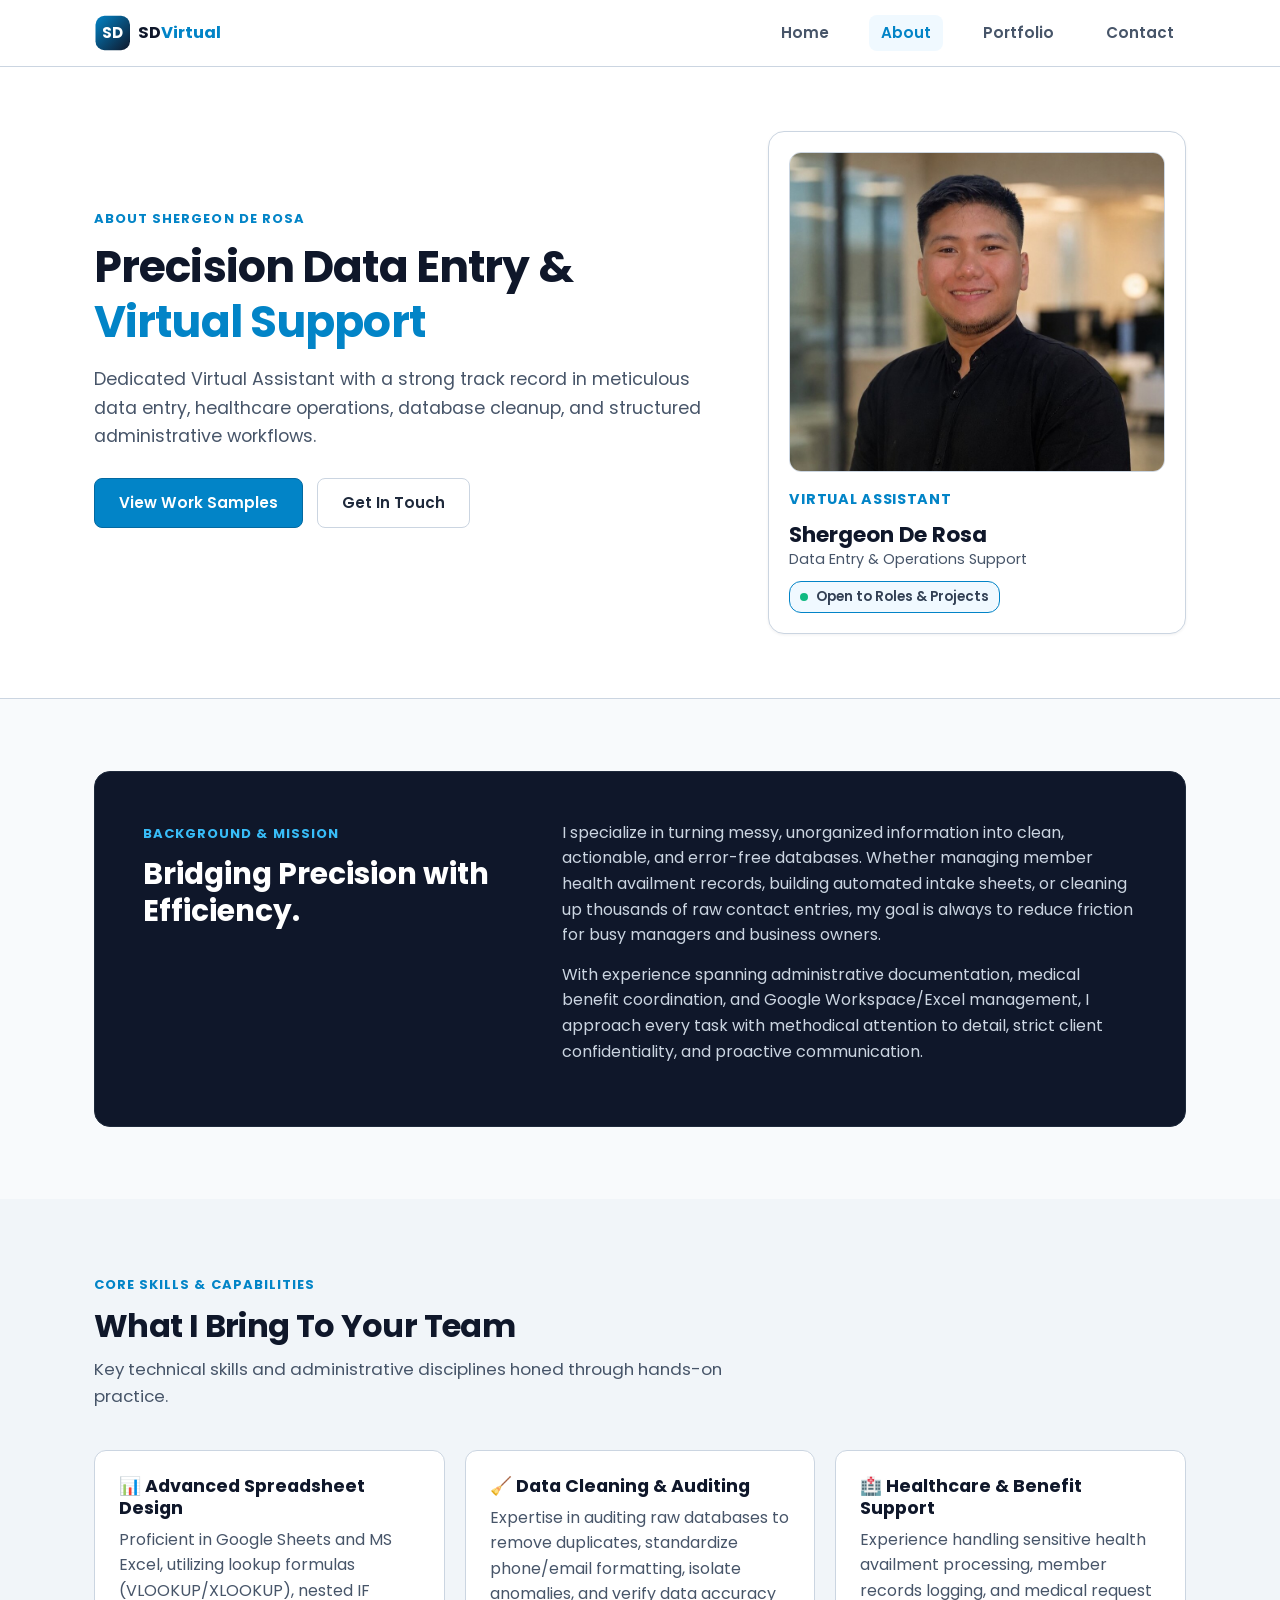
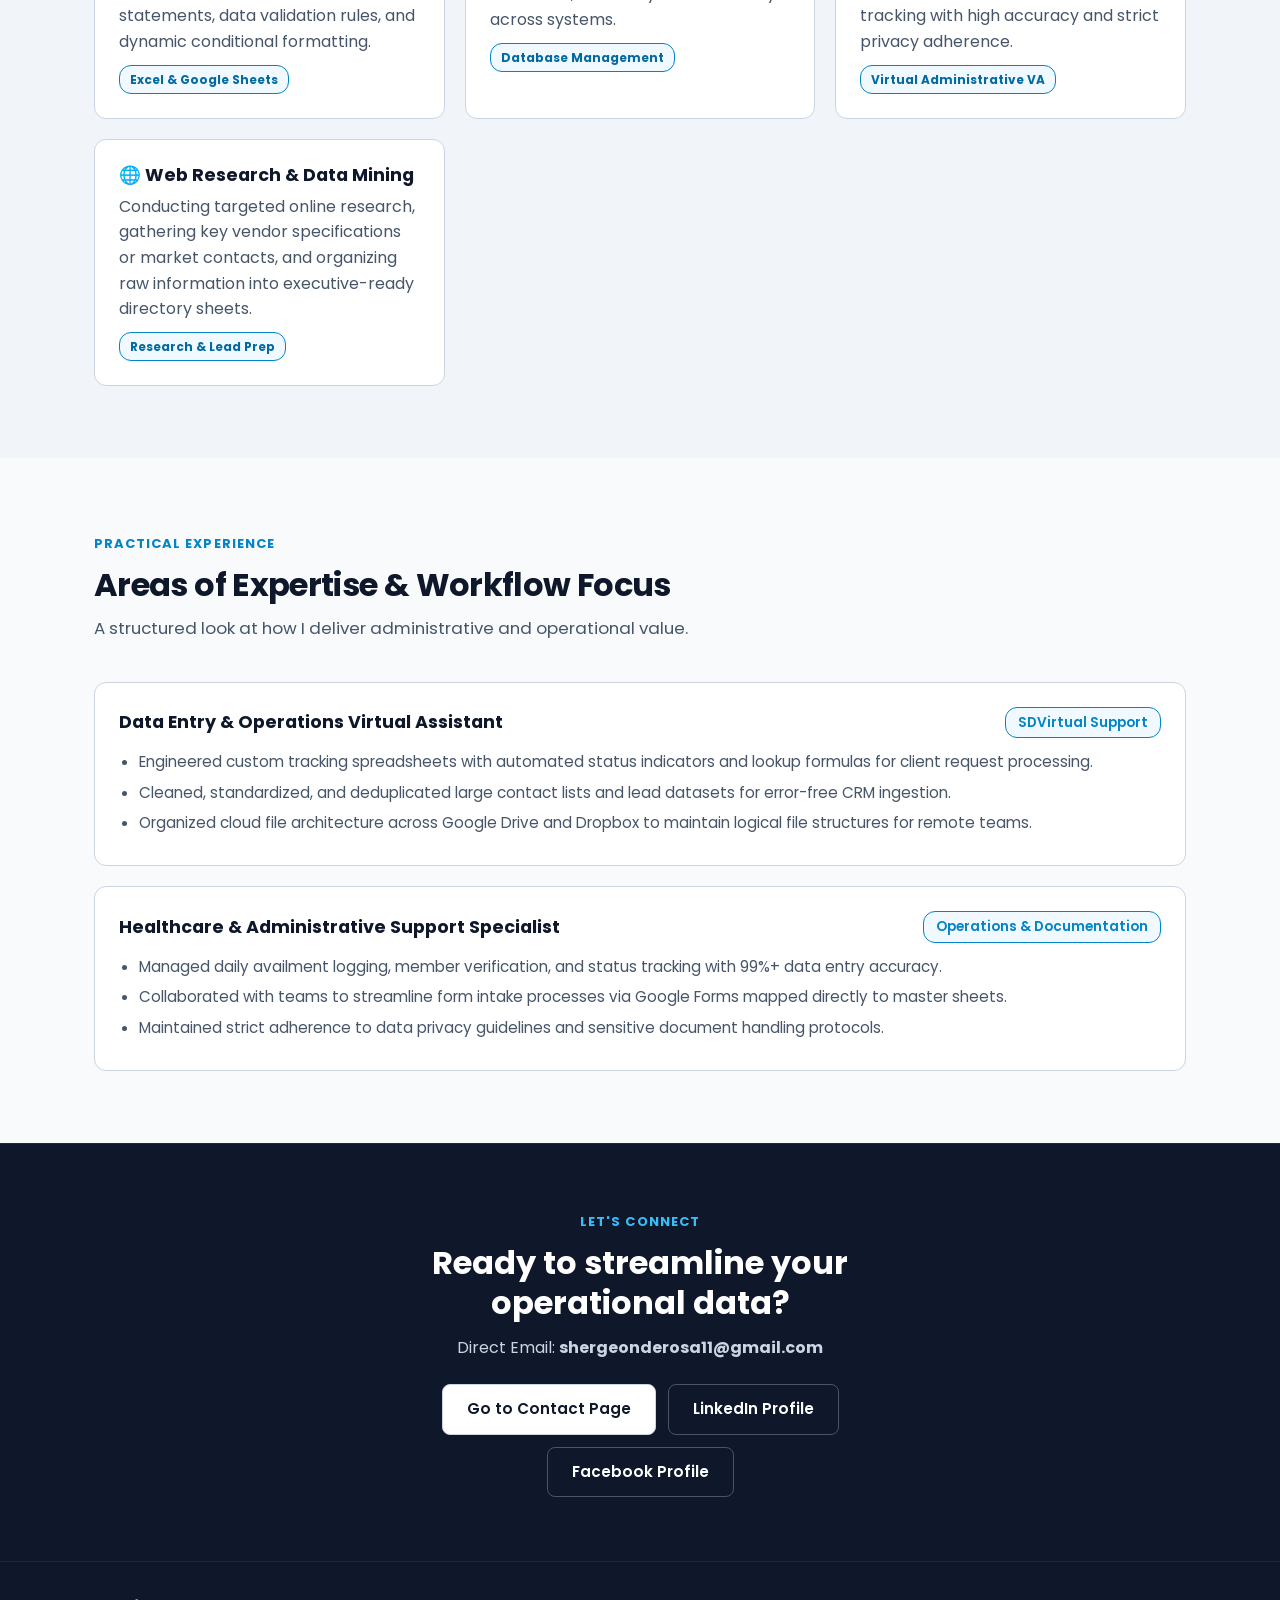
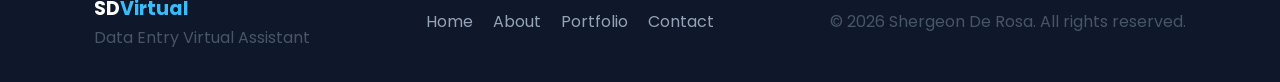
<file: about.html>
<!DOCTYPE html>
<html lang="en">
<head>
  <meta charset="UTF-8">
  <meta name="viewport" content="width=device-width, initial-scale=1.0">
  <title>About | SDVirtual</title>
  <link rel="preconnect" href="https://fonts.googleapis.com">
  <link rel="preconnect" href="https://fonts.gstatic.com" crossorigin>
  <link href="https://fonts.googleapis.com/css2?family=Poppins:wght@400;500;600;700&display=swap" rel="stylesheet">
  <link rel="stylesheet" href="css/style.css">
  <style>
    /* Specific styling enhancements for About section elements */
    .skills-grid {
      display: grid;
      grid-template-columns: repeat(auto-fit, minmax(260px, 1fr));
      gap: 20px;
      margin-top: 24px;
    }
    
    .skill-card {
      background: var(--white);
      border: var(--border-card);
      border-radius: var(--radius-md);
      padding: 24px;
      transition: var(--transition);
    }
    
    .skill-card:hover {
      border-color: var(--primary-600);
      transform: translateY(-2px);
      box-shadow: var(--shadow-sm);
    }

    .skill-card h4 {
      font-size: 1.1rem;
      margin-bottom: 8px;
      color: var(--slate-900);
      display: flex;
      align-items: center;
      gap: 10px;
    }

    .skill-badge {
      display: inline-block;
      background: var(--primary-50);
      color: var(--primary-700);
      font-size: 0.75rem;
      font-weight: 700;
      padding: 4px 10px;
      border-radius: 12px;
      border: 1px solid var(--primary-600);
      margin-top: 10px;
    }

    /* Timeline Styling */
    .timeline {
      display: flex;
      flex-direction: column;
      gap: 20px;
      margin-top: 32px;
    }

    .timeline-item {
      background: var(--white);
      border: var(--border-card);
      border-radius: var(--radius-md);
      padding: 24px;
      position: relative;
    }

    .timeline-header {
      display: flex;
      justify-content: space-between;
      align-items: center;
      margin-bottom: 8px;
      flex-wrap: wrap;
      gap: 8px;
    }

    .timeline-role {
      font-size: 1.1rem;
      font-weight: 700;
      color: var(--slate-900);
    }

    .timeline-period {
      font-size: 0.85rem;
      font-weight: 600;
      color: var(--primary-600);
      background: var(--primary-50);
      padding: 4px 12px;
      border-radius: 12px;
      border: 1px solid var(--primary-600);
    }

    .timeline-list {
      margin-top: 12px;
      padding-left: 20px;
      color: var(--slate-600);
      font-size: 0.95rem;
    }

    .timeline-list li {
      margin-bottom: 6px;
    }
  </style>
</head>
<body>

  <!-- Header -->
  <header class="site-header">
    <div class="container nav-wrapper">
      <a href="index.html" class="site-logo" aria-label="SDVirtual Home">
        <svg xmlns="http://www.w3.org/2000/svg" viewBox="0 0 240 50" width="180" height="38">
          <defs>
            <linearGradient id="badgeGrad" x1="0%" y1="0%" x2="100%" y2="100%">
              <stop offset="0%" style="stop-color:#0284c7;" />
              <stop offset="100%" style="stop-color:#0f172a;" />
            </linearGradient>
          </defs>
          <rect x="2" y="2" width="46" height="46" rx="12" fill="url(#badgeGrad)" />
          <text x="25" y="32" font-family="'Poppins', sans-serif" font-weight="700" font-size="20" fill="#ffffff" text-anchor="middle">SD</text>
          <text x="58" y="32" font-family="'Poppins', sans-serif" font-weight="700" font-size="22" fill="#0f172a">SD<tspan fill="#0284c7">Virtual</tspan></text>
        </svg>
      </a>

      <nav class="main-nav">
        <a href="index.html">Home</a>
        <a href="about.html" class="active">About</a>
        <a href="portfolio.html">Portfolio</a>
        <a href="contact.html">Contact</a>
      </nav>
    </div>
  </header>

  <main>
    <!-- About Hero Banner -->
    <section class="hero">
      <div class="container hero-grid">
        <div class="hero-content">
          <span class="eyebrow">ABOUT SHERGEON DE ROSA</span>
          <h1>Precision Data Entry &amp;<br><span>Virtual Support</span></h1>
          <p class="hero-text">
            Dedicated Virtual Assistant with a strong track record in meticulous data entry, healthcare operations, database cleanup, and structured administrative workflows.
          </p>
          <div class="hero-buttons">
            <a href="portfolio.html" class="btn btn-primary">View Work Samples</a>
            <a href="contact.html" class="btn btn-secondary">Get In Touch</a>
          </div>
        </div>

        <div class="hero-card">
          <div class="profile-container">
            <img src="assets/images/profile.jpg" alt="Shergeon De Rosa">
          </div>
          <div class="hero-card-content">
            <p class="card-label">VIRTUAL ASSISTANT</p>
            <h2>Shergeon De Rosa</h2>
            <p>Data Entry &amp; Operations Support</p>
            <div class="availability">
              <span class="status-dot"></span> Open to Roles &amp; Projects
            </div>
          </div>
        </div>
      </div>
    </section>

    <!-- Detailed Background & Mission -->
    <section class="section">
      <div class="container">
        <div class="background-card">
          <div>
            <span class="eyebrow" style="color: #38bdf8;">BACKGROUND &amp; MISSION</span>
            <h2>Bridging Precision with Efficiency.</h2>
          </div>
          <div>
            <p>
              I specialize in turning messy, unorganized information into clean, actionable, and error-free databases. Whether managing member health availment records, building automated intake sheets, or cleaning up thousands of raw contact entries, my goal is always to reduce friction for busy managers and business owners.
            </p>
            <p>
              With experience spanning administrative documentation, medical benefit coordination, and Google Workspace/Excel management, I approach every task with methodical attention to detail, strict client confidentiality, and proactive communication.
            </p>
          </div>
        </div>
      </div>
    </section>

    <!-- Core Competencies Section -->
    <section class="section" style="background: var(--slate-100);">
      <div class="container">
        <div class="section-heading">
          <span class="eyebrow">CORE SKILLS &amp; CAPABILITIES</span>
          <h2>What I Bring To Your Team</h2>
          <p>Key technical skills and administrative disciplines honed through hands-on practice.</p>
        </div>

        <div class="skills-grid">
          <div class="skill-card">
            <h4>📊 Advanced Spreadsheet Design</h4>
            <p>Proficient in Google Sheets and MS Excel, utilizing lookup formulas (VLOOKUP/XLOOKUP), nested IF statements, data validation rules, and dynamic conditional formatting.</p>
            <span class="skill-badge">Excel &amp; Google Sheets</span>
          </div>

          <div class="skill-card">
            <h4>🧹 Data Cleaning &amp; Auditing</h4>
            <p>Expertise in auditing raw databases to remove duplicates, standardize phone/email formatting, isolate anomalies, and verify data accuracy across systems.</p>
            <span class="skill-badge">Database Management</span>
          </div>

          <div class="skill-card">
            <h4>🏥 Healthcare &amp; Benefit Support</h4>
            <p>Experience handling sensitive health availment processing, member records logging, and medical request tracking with high accuracy and strict privacy adherence.</p>
            <span class="skill-badge">Virtual Administrative VA</span>
          </div>

          <div class="skill-card">
            <h4>🌐 Web Research &amp; Data Mining</h4>
            <p>Conducting targeted online research, gathering key vendor specifications or market contacts, and organizing raw information into executive-ready directory sheets.</p>
            <span class="skill-badge">Research &amp; Lead Prep</span>
          </div>
        </div>
      </div>
    </section>

    <!-- Experience / Background Highlights -->
    <section class="section">
      <div class="container">
        <div class="section-heading">
          <span class="eyebrow">PRACTICAL EXPERIENCE</span>
          <h2>Areas of Expertise &amp; Workflow Focus</h2>
          <p>A structured look at how I deliver administrative and operational value.</p>
        </div>

        <div class="timeline">
          <div class="timeline-item">
            <div class="timeline-header">
              <span class="timeline-role">Data Entry &amp; Operations Virtual Assistant</span>
              <span class="timeline-period">SDVirtual Support</span>
            </div>
            <ul class="timeline-list">
              <li>Engineered custom tracking spreadsheets with automated status indicators and lookup formulas for client request processing.</li>
              <li>Cleaned, standardized, and deduplicated large contact lists and lead datasets for error-free CRM ingestion.</li>
              <li>Organized cloud file architecture across Google Drive and Dropbox to maintain logical file structures for remote teams.</li>
            </ul>
          </div>

          <div class="timeline-item">
            <div class="timeline-header">
              <span class="timeline-role">Healthcare &amp; Administrative Support Specialist</span>
              <span class="timeline-period">Operations &amp; Documentation</span>
            </div>
            <ul class="timeline-list">
              <li>Managed daily availment logging, member verification, and status tracking with 99%+ data entry accuracy.</li>
              <li>Collaborated with teams to streamline form intake processes via Google Forms mapped directly to master sheets.</li>
              <li>Maintained strict adherence to data privacy guidelines and sensitive document handling protocols.</li>
            </ul>
          </div>
        </div>
      </div>
    </section>

    <!-- Quick Contact CTA Bar -->
    <section class="cta-section">
      <div class="container cta-content">
        <span class="eyebrow" style="color: #38bdf8;">LET'S CONNECT</span>
        <h2>Ready to streamline your operational data?</h2>
        <p>Direct Email: <strong>shergeonderosa11@gmail.com</strong></p>
        <div style="display: flex; gap: 12px; justify-content: center; flex-wrap: wrap; margin-top: 16px;">
          <a href="contact.html" class="btn btn-light">Go to Contact Page</a>
          <a href="https://www.linkedin.com/in/shergeon-de-rosa/" target="_blank" rel="noopener noreferrer" class="btn btn-secondary" style="background: transparent; color: white; border-color: var(--slate-600);">LinkedIn Profile</a>
          <a href="https://www.facebook.com/derosa.shergeon/" target="_blank" rel="noopener noreferrer" class="btn btn-secondary" style="background: transparent; color: white; border-color: var(--slate-600);">Facebook Profile</a>
        </div>
      </div>
    </section>
  </main>

  <footer class="site-footer">
    <div class="container footer-wrapper">
      <div>
        <a href="index.html" class="footer-logo">SD<span style="color: #38bdf8;">Virtual</span></a>
        <p>Data Entry Virtual Assistant</p>
      </div>
      <div class="footer-links">
        <a href="index.html">Home</a>
        <a href="about.html">About</a>
        <a href="portfolio.html">Portfolio</a>
        <a href="contact.html">Contact</a>
      </div>
      <p>© 2026 Shergeon De Rosa. All rights reserved.</p>
    </div>
  </footer>

</body>
</html>
</file>
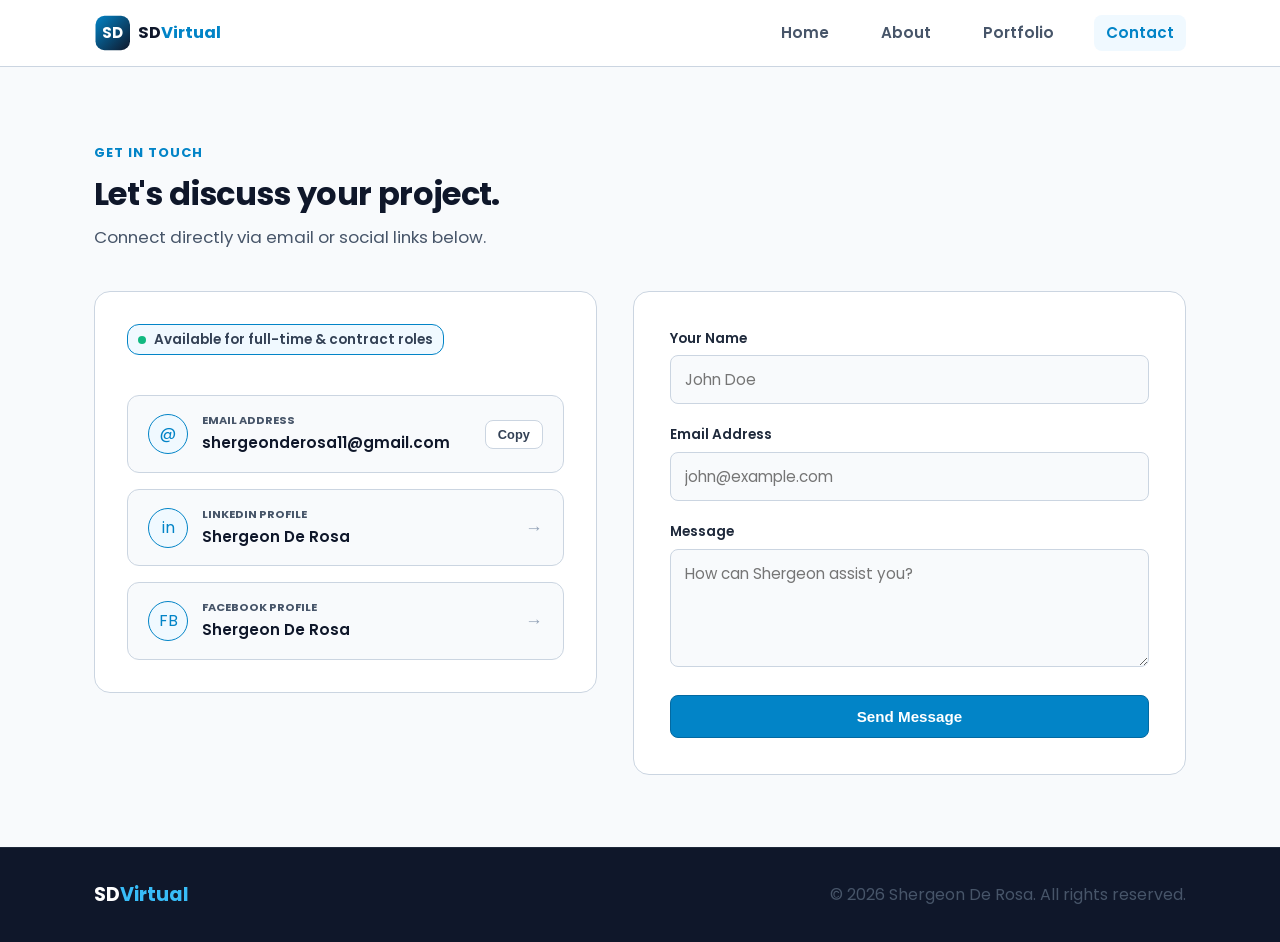
<file: contact.html>
<!DOCTYPE html>
<html lang="en">
<head>
  <meta charset="UTF-8">
  <meta name="viewport" content="width=device-width, initial-scale=1.0">
  <title>Contact | SDVirtual</title>
  <link rel="preconnect" href="https://fonts.googleapis.com">
  <link rel="preconnect" href="https://fonts.gstatic.com" crossorigin>
  <link href="https://fonts.googleapis.com/css2?family=Poppins:wght@400;500;600;700&display=swap" rel="stylesheet">
  <link rel="stylesheet" href="css/style.css">
</head>
<body>

  <!-- Header -->
  <header class="site-header">
    <div class="container nav-wrapper">
      <a href="index.html" class="site-logo">
        <svg xmlns="http://www.w3.org/2000/svg" viewBox="0 0 240 50" width="180" height="38">
          <defs>
            <linearGradient id="badgeGrad" x1="0%" y1="0%" x2="100%" y2="100%">
              <stop offset="0%" style="stop-color:#0284c7;" />
              <stop offset="100%" style="stop-color:#0f172a;" />
            </linearGradient>
          </defs>
          <rect x="2" y="2" width="46" height="46" rx="12" fill="url(#badgeGrad)" />
          <text x="25" y="32" font-family="'Poppins', sans-serif" font-weight="700" font-size="20" fill="#ffffff" text-anchor="middle">SD</text>
          <text x="58" y="32" font-family="'Poppins', sans-serif" font-weight="700" font-size="22" fill="#0f172a">SD<tspan fill="#0284c7">Virtual</tspan></text>
        </svg>
      </a>

      <nav class="main-nav">
        <a href="index.html">Home</a>
        <a href="about.html">About</a>
        <a href="portfolio.html">Portfolio</a>
        <a href="contact.html" class="active">Contact</a>
      </nav>
    </div>
  </header>

  <main class="section">
    <div class="container">
      <div class="section-heading">
        <span class="eyebrow">GET IN TOUCH</span>
        <h2>Let's discuss your project.</h2>
        <p>Connect directly via email or social links below.</p>
      </div>

      <div class="contact-grid">
        <!-- Contact Cards -->
        <div class="contact-info-card">
          <div class="availability" style="margin-bottom: 20px;">
            <span class="status-dot"></span> Available for full-time &amp; contract roles
          </div>

          <div class="contact-channels">
            
            <!-- Email Copy Card -->
            <div class="channel-card">
              <div class="channel-info">
                <div class="channel-icon">@</div>
                <div class="channel-details">
                  <label>EMAIL ADDRESS</label>
                  <span id="emailAddr">shergeonderosa11@gmail.com</span>
                </div>
              </div>
              <button class="copy-btn" onclick="navigator.clipboard.writeText('shergeonderosa11@gmail.com'); alert('Email copied!');">Copy</button>
            </div>

            <!-- LinkedIn Card -->
            <a href="https://www.linkedin.com/in/shergeon-de-rosa/" target="_blank" rel="noopener noreferrer" class="channel-card">
              <div class="channel-info">
                <div class="channel-icon">in</div>
                <div class="channel-details">
                  <label>LINKEDIN PROFILE</label>
                  <span>Shergeon De Rosa</span>
                </div>
              </div>
              <span class="action-arrow">→</span>
            </a>

            <!-- Facebook Card -->
            <a href="https://www.facebook.com/derosa.shergeon/" target="_blank" rel="noopener noreferrer" class="channel-card">
              <div class="channel-info">
                <div class="channel-icon">FB</div>
                <div class="channel-details">
                  <label>FACEBOOK PROFILE</label>
                  <span>Shergeon De Rosa</span>
                </div>
              </div>
              <span class="action-arrow">→</span>
            </a>

          </div>
        </div>

        <!-- Contact Form -->
        <div class="form-card">
          <form onsubmit="event.preventDefault(); alert('Thank you! Your message has been submitted.');">
            <div class="form-group">
              <label for="name">Your Name</label>
              <input type="text" id="name" class="form-control" placeholder="John Doe" required>
            </div>
            <div class="form-group">
              <label for="email">Email Address</label>
              <input type="email" id="email" class="form-control" placeholder="john@example.com" required>
            </div>
            <div class="form-group">
              <label for="message">Message</label>
              <textarea id="message" rows="4" class="form-control" placeholder="How can Shergeon assist you?" required></textarea>
            </div>
            <button type="submit" class="btn btn-primary" style="width: 100%;">Send Message</button>
          </form>
        </div>
      </div>
    </div>
  </main>

  <footer class="site-footer">
    <div class="container footer-wrapper">
      <div>
        <a href="index.html" class="footer-logo">SD<span style="color: #38bdf8;">Virtual</span></a>
      </div>
      <p>© 2026 Shergeon De Rosa. All rights reserved.</p>
    </div>
  </footer>

</body>
</html>
</file>
<file: css/style.css>
/* ==========================================================================
   SDVirtual - Modern Professional Stylesheet (With Crisp Card Borders)
   ========================================================================== */

:root {
  /* Color Palette */
  --primary-600: #0284c7;
  --primary-700: #0369a1;
  --primary-50:  #f0f9ff;
  --slate-900:   #0f172a;
  --slate-800:   #1e293b;
  --slate-700:   #334155;
  --slate-600:   #475569;
  --slate-400:   #94a3b8;
  --slate-300:   #cbd5e1;
  --slate-200:   #e2e8f0;
  --slate-100:   #f1f5f9;
  --slate-50:    #f8fafc;
  --white:       #ffffff;
  --success:     #10b981;

  /* Typography */
  --font-main: 'Poppins', -apple-system, BlinkMacSystemFont, 'Segoe UI', Roboto, sans-serif;
  
  /* Layout & Shadows */
  --radius-sm: 8px;
  --radius-md: 12px;
  --radius-lg: 16px;
  --border-card: 1px solid var(--slate-300);
  --shadow-sm: 0 1px 3px rgba(15, 23, 42, 0.06);
  --shadow-md: 0 4px 12px rgba(15, 23, 42, 0.08);
  --transition: all 0.2s ease-in-out;
}

/* Reset & Base Styles */
*, *::before, *::after {
  box-sizing: border-box;
  margin: 0;
  padding: 0;
}

html {
  scroll-behavior: smooth;
  font-size: 16px;
}

body {
  font-family: var(--font-main);
  background-color: var(--slate-50);
  color: var(--slate-700);
  line-height: 1.6;
  -webkit-font-smoothing: antialiased;
}

h1, h2, h3, h4 {
  color: var(--slate-900);
  font-weight: 700;
  line-height: 1.25;
}

p {
  color: var(--slate-600);
  font-size: 1rem;
}

a {
  text-decoration: none;
  color: inherit;
  transition: var(--transition);
}

/* Layout Utilities */
.container {
  max-width: 1140px;
  margin: 0 auto;
  padding: 0 24px;
}

.section {
  padding: 72px 0;
}

.eyebrow {
  display: inline-block;
  font-size: 0.8125rem;
  font-weight: 700;
  letter-spacing: 0.08em;
  text-transform: uppercase;
  color: var(--primary-600);
  margin-bottom: 10px;
}

.section-heading {
  max-width: 640px;
  margin-bottom: 40px;
}

.section-heading h2 {
  font-size: 2rem;
  letter-spacing: -0.02em;
  margin-bottom: 10px;
}

.section-heading p {
  font-size: 1.05rem;
}

/* Buttons */
.btn {
  display: inline-flex;
  align-items: center;
  justify-content: center;
  padding: 12px 24px;
  border-radius: var(--radius-sm);
  font-weight: 600;
  font-size: 0.95rem;
  transition: var(--transition);
  cursor: pointer;
  border: 1px solid transparent;
}

.btn-primary {
  background-color: var(--primary-600);
  color: var(--white);
  border: 1px solid var(--primary-700);
}

.btn-primary:hover {
  background-color: var(--primary-700);
  transform: translateY(-1px);
}

.btn-secondary {
  background-color: var(--white);
  color: var(--slate-800);
  border: 1px solid var(--slate-300);
}

.btn-secondary:hover {
  background-color: var(--slate-100);
  border-color: var(--slate-400);
}

.btn-light {
  background-color: var(--white);
  color: var(--slate-900);
  border: 1px solid var(--slate-300);
}

.btn-light:hover {
  background-color: var(--slate-100);
}

/* Header & Nav */
.site-header {
  background-color: var(--white);
  position: sticky;
  top: 0;
  z-index: 100;
  border-bottom: 1px solid var(--slate-300);
  padding: 14px 0;
}

.nav-wrapper {
  display: flex;
  justify-content: space-between;
  align-items: center;
}

.site-logo {
  display: inline-flex;
  align-items: center;
}

.main-nav {
  display: flex;
  gap: 28px;
}

.main-nav a {
  font-weight: 600;
  color: var(--slate-600);
  font-size: 0.95rem;
  padding: 6px 12px;
  border-radius: var(--radius-sm);
}

.main-nav a:hover,
.main-nav a.active {
  color: var(--primary-600);
  background-color: var(--primary-50);
}

/* Hero Section */
.hero {
  padding: 64px 0;
  background: var(--white);
  border-bottom: 1px solid var(--slate-300);
}

.hero-grid {
  display: grid;
  grid-template-columns: 1.2fr 0.8fr;
  gap: 48px;
  align-items: center;
}

.hero-content h1 {
  font-size: 2.75rem;
  letter-spacing: -0.02em;
  margin-bottom: 16px;
}

.hero-content h1 span {
  color: var(--primary-600);
}

.hero-text {
  font-size: 1.1rem;
  margin-bottom: 28px;
}

.hero-buttons {
  display: flex;
  gap: 14px;
  margin-bottom: 32px;
}

.hero-tools {
  display: flex;
  gap: 10px;
  flex-wrap: wrap;
}

.hero-tools span {
  background: var(--slate-50);
  border: 1px solid var(--slate-300);
  padding: 6px 12px;
  border-radius: 16px;
  font-size: 0.85rem;
  font-weight: 600;
  color: var(--slate-700);
}

/* Card Containers with Borders */
.hero-card {
  background: var(--white);
  border-radius: var(--radius-lg);
  padding: 20px;
  border: var(--border-card);
  box-shadow: var(--shadow-sm);
}

.profile-container {
  width: 100%;
  height: 320px;
  border-radius: var(--radius-md);
  overflow: hidden;
  border: 1px solid var(--slate-300);
  margin-bottom: 16px;
  background: var(--slate-100);
}

.profile-container img {
  width: 100%;
  height: 100%;
  object-fit: cover;
}

.card-label {
  font-size: 0.75rem;
  font-weight: 700;
  color: var(--primary-600);
  letter-spacing: 0.05em;
}

.hero-card-content h2 {
  font-size: 1.35rem;
}

.hero-card-content p {
  font-size: 0.9rem;
  margin-bottom: 10px;
}

.availability {
  display: inline-flex;
  align-items: center;
  gap: 8px;
  font-size: 0.85rem;
  font-weight: 600;
  color: var(--slate-700);
  background: var(--primary-50);
  padding: 4px 10px;
  border-radius: 12px;
  border: 1px solid var(--primary-600);
}

.status-dot {
  width: 8px;
  height: 8px;
  background-color: var(--success);
  border-radius: 50%;
}

/* Grids with Crisp Borders */
.services-grid {
  display: grid;
  grid-template-columns: repeat(auto-fit, minmax(300px, 1fr));
  gap: 24px;
}

.service-card {
  background: var(--white);
  padding: 28px;
  border-radius: var(--radius-md);
  border: var(--border-card);
  box-shadow: var(--shadow-sm);
  transition: var(--transition);
}

.service-card:hover {
  border-color: var(--primary-600);
  transform: translateY(-2px);
  box-shadow: var(--shadow-md);
}

.service-icon {
  font-size: 0.9rem;
  font-weight: 700;
  color: var(--primary-600);
  background: var(--primary-50);
  border: 1px solid var(--primary-600);
  width: 36px;
  height: 36px;
  display: flex;
  align-items: center;
  justify-content: center;
  border-radius: var(--radius-sm);
  margin-bottom: 16px;
}

/* Projects Grid */
.projects-grid {
  display: grid;
  grid-template-columns: repeat(auto-fit, minmax(340px, 1fr));
  gap: 24px;
}

.project-card {
  background: var(--white);
  border-radius: var(--radius-md);
  border: var(--border-card);
  overflow: hidden;
  box-shadow: var(--shadow-sm);
  transition: var(--transition);
}

.project-card:hover {
  border-color: var(--primary-600);
  transform: translateY(-2px);
}

.project-preview {
  height: 200px;
  background: var(--slate-100);
  border-bottom: 1px solid var(--slate-300);
}

.project-preview img {
  width: 100%;
  height: 100%;
  object-fit: cover;
}

.project-content {
  padding: 24px;
}

.project-type {
  font-size: 0.75rem;
  font-weight: 700;
  color: var(--primary-600);
}

.project-content h3 {
  font-size: 1.25rem;
  margin: 4px 0 8px 0;
}

.project-tools {
  display: block;
  font-size: 0.85rem;
  font-weight: 600;
  color: var(--slate-600);
  margin-top: 14px;
}

/* Background Card */
.background-card {
  background: var(--slate-900);
  color: var(--white);
  padding: 48px;
  border-radius: var(--radius-lg);
  border: 1px solid var(--slate-800);
  display: grid;
  grid-template-columns: 1fr 1.5fr;
  gap: 36px;
}

.background-card h2 {
  color: var(--white);
  font-size: 1.85rem;
}

.background-card p {
  color: var(--slate-300);
  margin-bottom: 14px;
}

/* Interactive Contact Layout */
.contact-grid {
  display: grid;
  grid-template-columns: 1fr 1.1fr;
  gap: 36px;
  align-items: start;
}

.contact-info-card {
  background: var(--white);
  padding: 32px;
  border-radius: var(--radius-lg);
  border: var(--border-card);
}

.contact-channels {
  display: flex;
  flex-direction: column;
  gap: 16px;
  margin-top: 20px;
}

.channel-card {
  display: flex;
  align-items: center;
  justify-content: space-between;
  background: var(--slate-50);
  border: 1px solid var(--slate-300);
  border-radius: var(--radius-md);
  padding: 16px 20px;
  transition: var(--transition);
}

a.channel-card:hover {
  background: var(--white);
  border-color: var(--primary-600);
  transform: translateY(-2px);
  box-shadow: var(--shadow-sm);
}

.channel-info {
  display: flex;
  align-items: center;
  gap: 14px;
}

.channel-icon {
  width: 40px;
  height: 40px;
  border-radius: 50%;
  background: var(--primary-50);
  border: 1px solid var(--primary-600);
  color: var(--primary-600);
  display: flex;
  align-items: center;
  justify-content: center;
}

.channel-details label {
  font-size: 0.7rem;
  font-weight: 700;
  color: var(--slate-600);
  display: block;
}

.channel-details span {
  font-size: 0.95rem;
  font-weight: 600;
  color: var(--slate-900);
}

.copy-btn {
  background: var(--white);
  border: 1px solid var(--slate-300);
  border-radius: var(--radius-sm);
  padding: 6px 12px;
  font-size: 0.8rem;
  font-weight: 600;
  color: var(--slate-700);
  cursor: pointer;
  transition: var(--transition);
}

.copy-btn:hover {
  background: var(--primary-600);
  color: var(--white);
  border-color: var(--primary-600);
}

.action-arrow {
  font-size: 1.1rem;
  color: var(--slate-400);
}

/* Forms */
.form-card {
  background: var(--white);
  padding: 36px;
  border-radius: var(--radius-lg);
  border: var(--border-card);
}

.form-group {
  margin-bottom: 20px;
}

.form-group label {
  display: block;
  font-size: 0.85rem;
  font-weight: 600;
  color: var(--slate-800);
  margin-bottom: 6px;
}

.form-control {
  width: 100%;
  padding: 12px 14px;
  border: 1px solid var(--slate-300);
  border-radius: var(--radius-sm);
  font-family: inherit;
  font-size: 0.95rem;
  background-color: var(--slate-50);
  transition: var(--transition);
}

.form-control:focus {
  outline: none;
  background-color: var(--white);
  border-color: var(--primary-600);
  box-shadow: 0 0 0 3px rgba(2, 132, 199, 0.15);
}

/* CTA & Footer */
.cta-section {
  background: var(--slate-900);
  padding: 64px 0;
  text-align: center;
  border-top: 1px solid var(--slate-800);
}

.cta-content {
  max-width: 600px;
}

.cta-content h2 {
  color: var(--white);
  font-size: 2rem;
  margin-bottom: 12px;
}

.cta-content p {
  color: var(--slate-300);
  margin-bottom: 24px;
}

.site-footer {
  background: var(--slate-900);
  border-top: 1px solid var(--slate-800);
  padding: 32px 0;
  color: var(--slate-400);
}

.footer-wrapper {
  display: flex;
  justify-content: space-between;
  align-items: center;
}

.footer-logo {
  font-size: 1.2rem;
  font-weight: 700;
  color: var(--white);
}

.footer-links {
  display: flex;
  gap: 20px;
}

/* Responsive */
@media (max-width: 850px) {
  .hero-grid, .background-card, .contact-grid {
    grid-template-columns: 1fr;
  }
  .footer-wrapper {
    flex-direction: column;
    gap: 20px;
    text-align: center;
  }
}

/* ==========================================================================
   NEW ENHANCEMENTS FOR INDEX PAGE
   ========================================================================== */

/* Stats Bar */
.stats-bar {
  background-color: var(--white);
  border-top: 1px solid var(--slate-300);
  border-bottom: 1px solid var(--slate-300);
  padding: 32px 0;
}

.stats-grid {
  display: grid;
  grid-template-columns: repeat(auto-fit, minmax(200px, 1fr));
  gap: 24px;
  text-align: center;
}

.stat-item {
  display: flex;
  flex-direction: column;
  gap: 4px;
}

.stat-number {
  font-size: 2rem;
  font-weight: 700;
  color: var(--primary-600);
}

.stat-label {
  font-size: 0.85rem;
  font-weight: 600;
  color: var(--slate-600);
}

/* Value Proposition Card */
.value-card {
  background: var(--slate-900);
  color: var(--white);
  padding: 48px;
  border-radius: var(--radius-lg);
  border: 1px solid var(--slate-800);
  display: grid;
  grid-template-columns: 1fr 1.2fr;
  gap: 40px;
}

.value-text h2 {
  color: var(--white);
  font-size: 1.85rem;
  margin-bottom: 12px;
}

.value-text p {
  color: var(--slate-300);
}

.value-features {
  display: flex;
  flex-direction: column;
  gap: 20px;
}

.feature-item {
  background: rgba(255, 255, 255, 0.05);
  border: 1px solid var(--slate-700);
  border-radius: var(--radius-md);
  padding: 16px 20px;
}

.feature-item strong {
  display: block;
  font-size: 1rem;
  color: var(--white);
  margin-bottom: 4px;
}

.feature-item p {
  font-size: 0.875rem;
  color: var(--slate-300);
}

@media (max-width: 850px) {
  .value-card {
    grid-template-columns: 1fr;
  }
}

/* ==========================================================================
   PORTFOLIO PAGE STYLES & FILTERS
   ========================================================================== */

/* Filter Bar */
.portfolio-filter {
  display: flex;
  justify-content: center;
  gap: 10px;
  flex-wrap: wrap;
  margin-bottom: 36px;
}

.filter-btn {
  background: var(--slate-100);
  border: 1px solid var(--slate-300);
  padding: 8px 18px;
  border-radius: var(--radius-md, 20px);
  font-family: inherit;
  font-size: 0.875rem;
  font-weight: 500;
  color: var(--slate-700);
  cursor: pointer;
  transition: all 0.2s ease;
}

.filter-btn:hover,
.filter-btn.active {
  background: var(--primary-600, #0284c7);
  color: var(--white, #ffffff);
  border-color: var(--primary-600, #0284c7);
}

/* Badges on Cards */
.project-preview {
  position: relative;
}

.badge {
  position: absolute;
  top: 12px;
  right: 12px;
  background: rgba(15, 23, 42, 0.85);
  color: #fff;
  padding: 4px 10px;
  font-size: 0.75rem;
  font-weight: 600;
  border-radius: 4px;
}

/* Impact Breakdown */
.project-impact {
  background: var(--slate-100, #f8fafc);
  border-left: 3px solid var(--primary-600, #0284c7);
  padding: 12px 16px;
  border-radius: 4px;
  margin: 12px 0;
  display: flex;
  flex-direction: column;
  gap: 6px;
}

.impact-item {
  font-size: 0.85rem;
  color: var(--slate-700);
}

.impact-item strong {
  color: var(--slate-900);
}

.project-actions {
  margin-top: 12px;
}

.btn-link {
  color: var(--primary-600, #0284c7);
  font-weight: 600;
  font-size: 0.875rem;
  text-decoration: none;
}

.btn-link:hover {
  text-decoration: underline;
}

/* Before / After Box Preview */
.before-after-preview {
  height: 200px;
  background: var(--slate-800);
  display: flex;
  flex-direction: column;
  justify-content: center;
  padding: 16px;
  gap: 10px;
}

.preview-box {
  padding: 10px;
  border-radius: 6px;
  font-size: 0.8rem;
  font-weight: 600;
}

.preview-box.raw {
  background: #fef2f2;
  color: #991b1b;
  border: 1px solid #fca5a5;
}

.preview-box.clean {
  background: #f0fdf4;
  color: #166534;
  border: 1px solid #86efac;
}

/* Quality Guarantee Cards */
.quality-grid {
  display: grid;
  grid-template-columns: repeat(auto-fit, minmax(260px, 1fr));
  gap: 20px;
}

.quality-card {
  background: var(--white);
  border: 1px solid var(--slate-300);
  padding: 24px;
  border-radius: var(--radius-md, 8px);
}

.quality-card h4 {
  margin-bottom: 8px;
  font-size: 1.05rem;
}

.quality-card p {
  font-size: 0.875rem;
  color: var(--slate-600);
}
</file>
